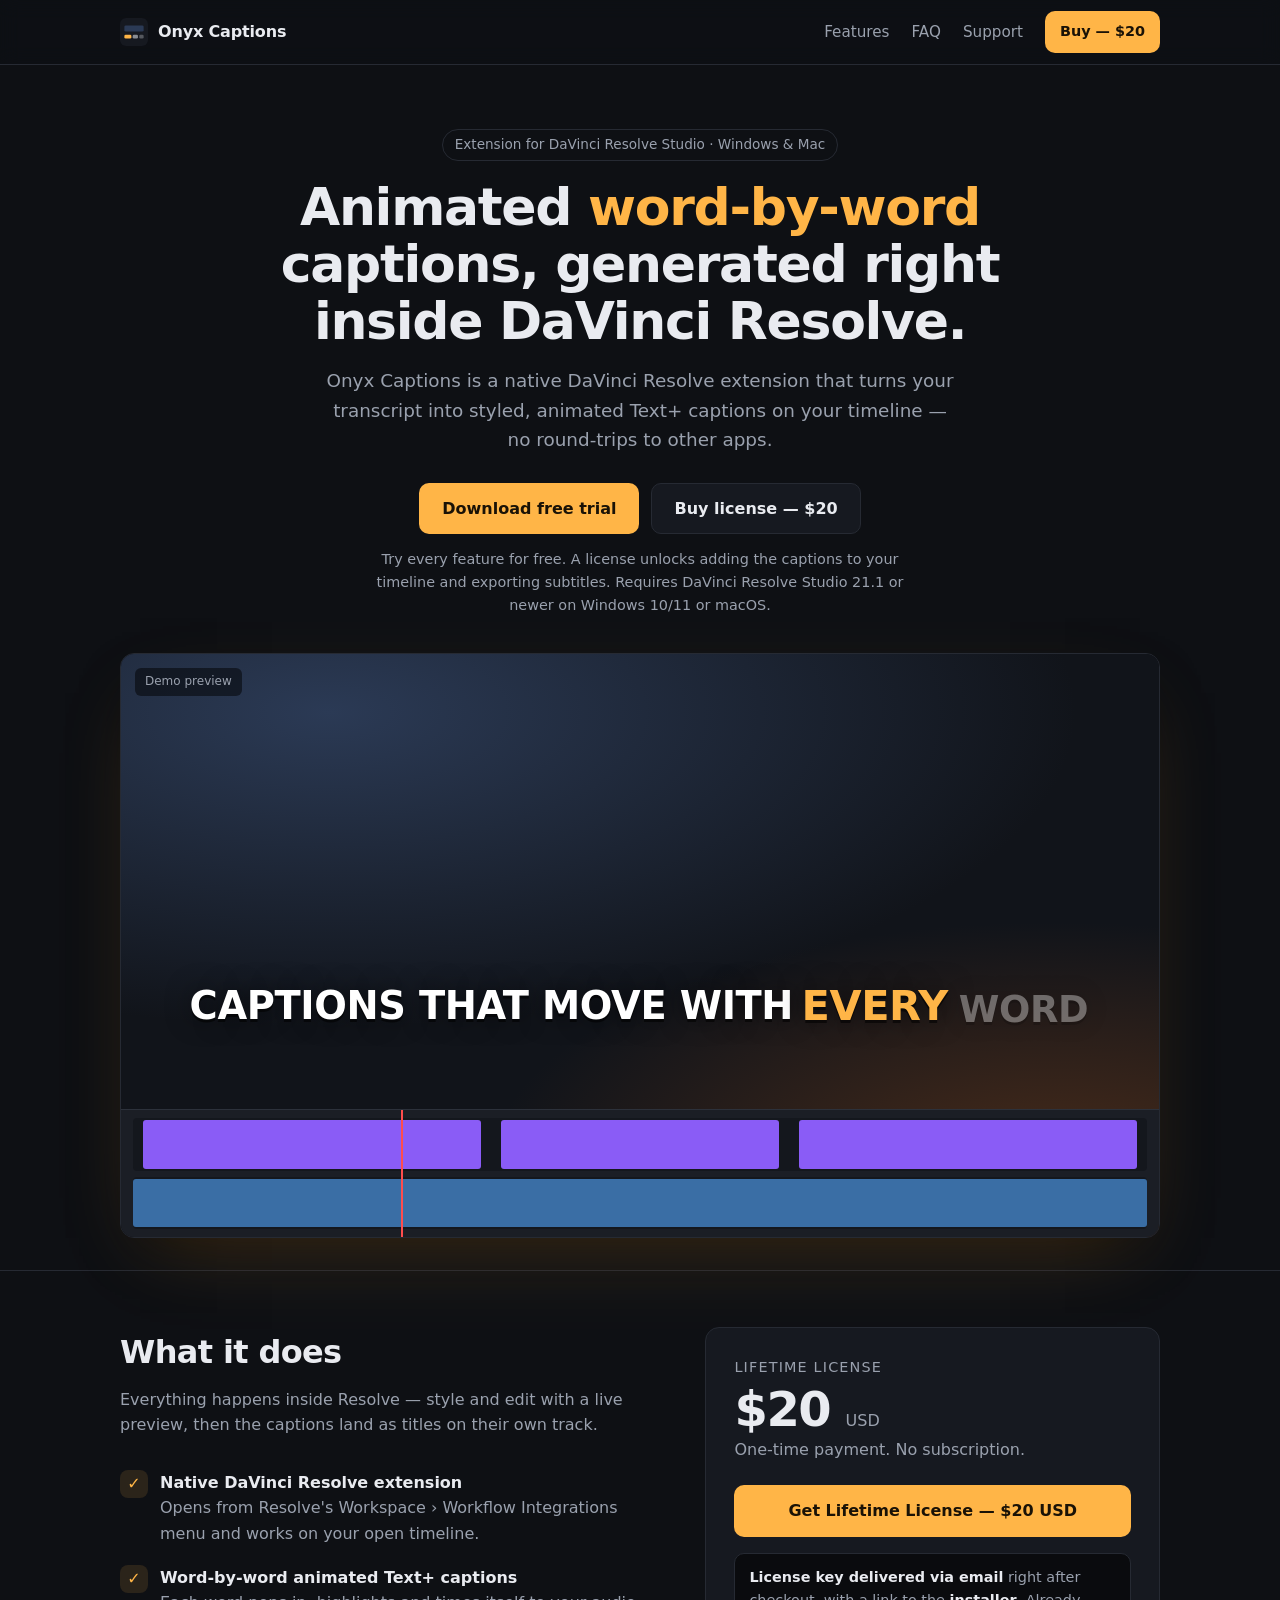
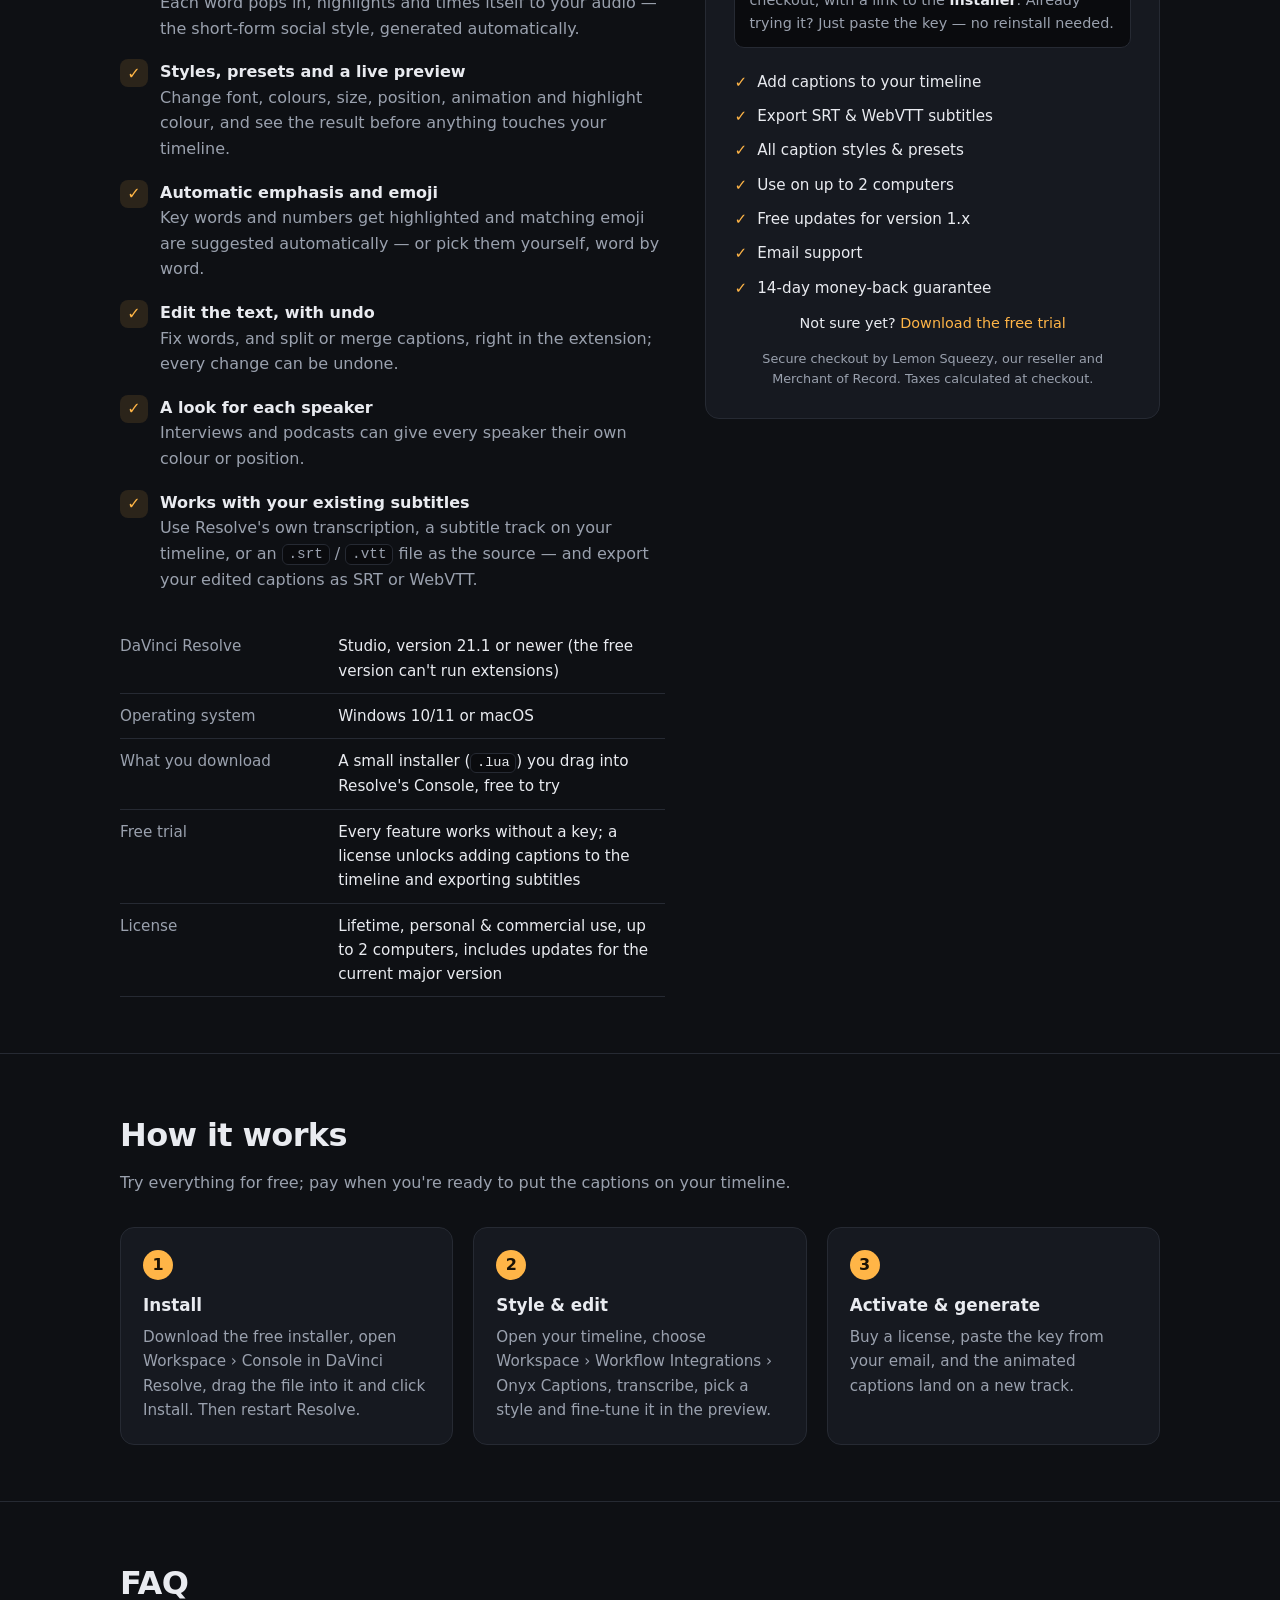
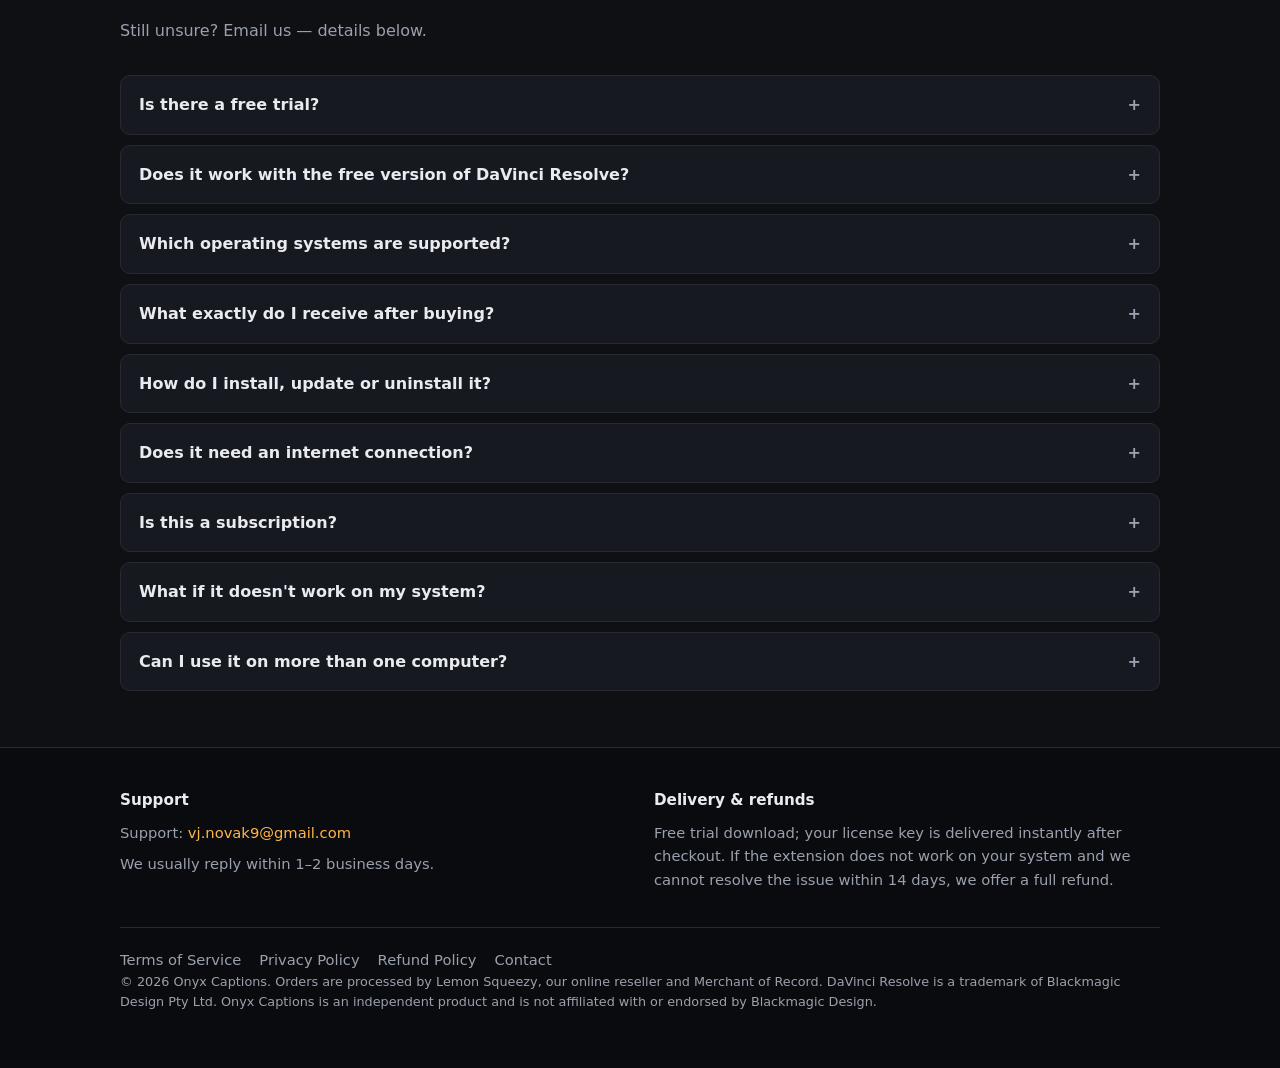
<file: index.html>
<!doctype html>
<!--
  ================================================================
  EDIT BEFORE LAUNCH — search this file for these values:
    • Price ................... "$20" / "20 USD"
    • Demo video .............. assets/demo.mp4
    • Free download ........... downloads/Install-Onyx-Captions.lua
    • Checkout link ........... lemonsqueezy.com/buy/
  The same name, email and seller details also appear in
  terms.html, privacy.html and refund.html.
  ================================================================
-->
<html lang="en">
<head>
  <meta charset="utf-8">
  <meta name="viewport" content="width=device-width, initial-scale=1">
  <title>Onyx Captions — Animated word-by-word captions for DaVinci Resolve</title>
  <meta name="description" content="A native DaVinci Resolve Studio extension that generates animated, word-by-word Text+ captions on your timeline. Free to try, one-time purchase.">
  <meta property="og:title" content="Onyx Captions — Animated word-by-word captions for DaVinci Resolve">
  <meta property="og:description" content="Generate animated, word-by-word Text+ captions directly inside DaVinci Resolve.">
  <meta property="og:type" content="website">
  <meta name="theme-color" content="#0e1014">
  <link rel="icon" href="assets/favicon.svg" type="image/svg+xml">
  <link rel="stylesheet" href="assets/style.css">
</head>
<body>

<header class="site-header">
  <div class="container">
    <a class="brand" href="./">
      <img src="assets/favicon.svg" alt="" width="28" height="28">
      Onyx Captions
    </a>
    <nav class="nav" aria-label="Main">
      <a href="#features">Features</a>
      <a href="#faq">FAQ</a>
      <a href="#support">Support</a>
      <a class="btn btn-primary btn-small" href="#pricing">Buy — $20</a>
    </nav>
  </div>
</header>

<main>

  <!-- 1. Product name + headline -->
  <section class="hero">
    <div class="container">
      <span class="eyebrow">Extension for DaVinci Resolve Studio · Windows & Mac</span>
      <h1>Animated <em>word-by-word</em> captions, generated right inside DaVinci Resolve.</h1>
      <p class="lede">
        Onyx Captions is a native DaVinci Resolve extension that turns your transcript into
        styled, animated Text+ captions on your timeline — no round-trips to other apps.
      </p>

      <!-- The free installer: upload it next to this page (see README) -->
      <div class="hero-cta">
        <a class="btn btn-primary" href="downloads/Install-Onyx-Captions.lua" download="Install Onyx Captions.lua">Download free trial</a>
        <a class="btn btn-secondary" href="#pricing">Buy license — $20</a>
      </div>
      <p class="hero-note">
        Try every feature for free. A license unlocks adding the captions to your timeline and exporting subtitles.
        Requires DaVinci Resolve Studio 21.1 or newer on Windows 10/11 or macOS.
      </p>

      <!-- 2. Demo video -->
      <div class="video-frame" id="demo">
        <!--
          Put your recording at assets/demo.mp4 (H.264 MP4 keeps it compatible
          everywhere). For a still frame before playback, save one as
          assets/poster.jpg and add poster="assets/poster.jpg" to <video>.
          Prefer YouTube/Vimeo? Replace the <video> element with e.g.:
          <iframe src="https://www.youtube-nocookie.com/embed/VIDEO_ID" title="Onyx Captions demo"
                  allow="accelerometer; encrypted-media; gyroscope; picture-in-picture" allowfullscreen></iframe>
        -->
        <video controls playsinline preload="metadata">
          <source src="assets/demo.mp4" type="video/mp4">
        </video>

        <!-- Shown automatically while assets/demo.mp4 is missing -->
        <div class="demo-placeholder" aria-hidden="true">
          <span class="demo-badge">Demo preview</span>
          <div class="demo-viewer">
            <div class="demo-caption" id="demo-caption"></div>
          </div>
          <div class="demo-timeline">
            <div class="demo-track text" id="demo-text-track"></div>
            <div class="demo-track video"><div class="demo-clip"></div></div>
            <div class="demo-playhead" id="demo-playhead"></div>
          </div>
        </div>
      </div>
    </div>
  </section>

  <!-- Summary bullets + 3. price & delivery -->
  <section id="features">
    <div class="container grid-2">
      <div>
        <h2>What it does</h2>
        <p class="section-sub">Everything happens inside Resolve — style and edit with a live preview, then the captions land as titles on their own track.</p>

        <ul class="features">
          <li>
            <span class="check" aria-hidden="true">✓</span>
            <div>
              <strong>Native DaVinci Resolve extension</strong>
              <span class="desc">Opens from Resolve's Workspace › Workflow Integrations menu and works on your open timeline.</span>
            </div>
          </li>
          <li>
            <span class="check" aria-hidden="true">✓</span>
            <div>
              <strong>Word-by-word animated Text+ captions</strong>
              <span class="desc">Each word pops in, highlights and times itself to your audio — the short-form social style, generated automatically.</span>
            </div>
          </li>
          <li>
            <span class="check" aria-hidden="true">✓</span>
            <div>
              <strong>Styles, presets and a live preview</strong>
              <span class="desc">Change font, colours, size, position, animation and highlight colour, and see the result before anything touches your timeline.</span>
            </div>
          </li>
          <li>
            <span class="check" aria-hidden="true">✓</span>
            <div>
              <strong>Automatic emphasis and emoji</strong>
              <span class="desc">Key words and numbers get highlighted and matching emoji are suggested automatically — or pick them yourself, word by word.</span>
            </div>
          </li>
          <li>
            <span class="check" aria-hidden="true">✓</span>
            <div>
              <strong>Edit the text, with undo</strong>
              <span class="desc">Fix words, and split or merge captions, right in the extension; every change can be undone.</span>
            </div>
          </li>
          <li>
            <span class="check" aria-hidden="true">✓</span>
            <div>
              <strong>A look for each speaker</strong>
              <span class="desc">Interviews and podcasts can give every speaker their own colour or position.</span>
            </div>
          </li>
          <li>
            <span class="check" aria-hidden="true">✓</span>
            <div>
              <strong>Works with your existing subtitles</strong>
              <span class="desc">Use Resolve's own transcription, a subtitle track on your timeline, or an <code>.srt</code> / <code>.vtt</code> file as the source — and export your edited captions as SRT or WebVTT.</span>
            </div>
          </li>
        </ul>

        <table class="compat" aria-label="Compatibility">
          <tr><th scope="row">DaVinci Resolve</th><td>Studio, version 21.1 or newer (the free version can't run extensions)</td></tr>
          <tr><th scope="row">Operating system</th><td>Windows 10/11 or macOS</td></tr>
          <tr><th scope="row">What you download</th><td>A small installer (<code>.lua</code>) you drag into Resolve's Console, free to try</td></tr>
          <tr><th scope="row">Free trial</th><td>Every feature works without a key; a license unlocks adding captions to the timeline and exporting subtitles</td></tr>
          <tr><th scope="row">License</th><td>Lifetime, personal &amp; commercial use, up to 2 computers, includes updates for the current major version</td></tr>
        </table>
      </div>

      <aside class="price-card" id="pricing" aria-labelledby="pricing-title">
        <p class="plan" id="pricing-title">Lifetime license</p>
        <p class="price">$20 <small>USD</small></p>
        <p class="one-time">One-time payment. No subscription.</p>

        <!--
          Paste your Lemon Squeezy checkout link below.
          The "lemonsqueezy-button" class opens checkout as an overlay
          (via lemon.js at the bottom of the page); without JS it opens normally.
        -->
        <a class="btn btn-primary btn-block lemonsqueezy-button"
           href="https://videoextensions.lemonsqueezy.com/checkout/buy/192034f4-7ddd-4d73-b586-7eecf7e4a03d">
          Get Lifetime License — $20 USD
        </a>

        <p class="delivery">
          <strong>License key delivered via email</strong> right after checkout, with a link to the
          <strong>installer</strong>. Already trying it? Just paste the key — no reinstall needed.
        </p>

        <ul>
          <li>Add captions to your timeline</li>
          <li>Export SRT &amp; WebVTT subtitles</li>
          <li>All caption styles &amp; presets</li>
          <li>Use on up to 2 computers</li>
          <li>Free updates for version 1.x</li>
          <li>Email support</li>
          <li>14-day money-back guarantee</li>
        </ul>

        <p class="trial-link">Not sure yet? <a href="downloads/Install-Onyx-Captions.lua" download="Install Onyx Captions.lua">Download the free trial</a></p>

        <p class="secure">Secure checkout by Lemon Squeezy, our reseller and Merchant of Record. Taxes calculated at checkout.</p>
      </aside>
    </div>
  </section>

  <section id="how">
    <div class="container">
      <h2>How it works</h2>
      <p class="section-sub">Try everything for free; pay when you're ready to put the captions on your timeline.</p>
      <div class="steps">
        <div class="step">
          <h3>Install</h3>
          <p>Download the free installer, open Workspace › Console in DaVinci Resolve, drag the file into it and click Install. Then restart Resolve.</p>
        </div>
        <div class="step">
          <h3>Style &amp; edit</h3>
          <p>Open your timeline, choose Workspace › Workflow Integrations › Onyx Captions, transcribe, pick a style and fine-tune it in the preview.</p>
        </div>
        <div class="step">
          <h3>Activate &amp; generate</h3>
          <p>Buy a license, paste the key from your email, and the animated captions land on a new track.</p>
        </div>
      </div>
    </div>
  </section>

  <section id="faq">
    <div class="container">
      <h2>FAQ</h2>
      <p class="section-sub">Still unsure? Email us — details below.</p>
      <div class="faq">
        <details>
          <summary>Is there a free trial?</summary>
          <p>Yes. <a href="downloads/Install-Onyx-Captions.lua" download="Install Onyx Captions.lua">Download the installer</a> and use every feature — transcribing, styles, editing and the live preview — for as long as you like. A license unlocks adding the captions to your timeline and exporting subtitles.</p>
        </details>
        <details>
          <summary>Does it work with the free version of DaVinci Resolve?</summary>
          <p>No. DaVinci Resolve only runs extensions like Onyx Captions in DaVinci Resolve Studio, version 21.1 or newer.</p>
        </details>
        <details>
          <summary>Which operating systems are supported?</summary>
          <p>Onyx Captions currently supports Windows 10/11 and Mac.</p>
        </details>
        <details>
          <summary>What exactly do I receive after buying?</summary>
          <p>A license key and a download link for the installer. Both arrive by email immediately after checkout and are also shown on the order confirmation page. If you've already installed the free trial, paste the key into Onyx Captions — no reinstall needed.</p>
        </details>
        <details>
          <summary>How do I install, update or uninstall it?</summary>
          <p>In DaVinci Resolve Studio, open <strong>Workspace › Console</strong> and drag <code>Install Onyx Captions.lua</code> into the Console window. Click <strong>Install</strong>, then restart Resolve and open <strong>Workspace › Workflow Integrations › Onyx Captions</strong>. To update, do the same with the newer file; to uninstall, drag it in again and click <strong>Uninstall</strong>. The installer runs inside Resolve, so there's nothing to run outside it and no admin rights are needed.</p>
        </details>
        <details>
          <summary>Does it need an internet connection?</summary>
          <p>Only to activate your key and to confirm it about once a day. Without internet it keeps working for 14 days after the last check. Your footage and transcripts never leave your computer.</p>
        </details>
        <details>
          <summary>Is this a subscription?</summary>
          <p>No. It's a one-time payment of $20 USD for a lifetime license.</p>
        </details>
        <details>
          <summary>What if it doesn't work on my system?</summary>
          <p>Email us and we'll help you get it running. If we can't resolve the issue within 14 days of purchase, you get a full refund. See the <a href="refund.html">refund policy</a>.</p>
        </details>
        <details>
          <summary>Can I use it on more than one computer?</summary>
          <p>Yes — one license covers you, the buyer, on up to two computers that you personally use. Moving to a new computer? Choose <strong>Deactivate this computer</strong> in the extension's license screen, then activate the key on the new one.</p>
        </details>
      </div>
    </div>
  </section>

</main>

<!-- 4. Support email + 5. fulfillment & refund policy -->
<footer class="site-footer" id="support">
  <div class="container">
    <div class="footer-grid">
      <div>
        <h4>Support</h4>
        <p>Support: <a href="mailto:vj.novak9@gmail.com">vj.novak9@gmail.com</a></p>
        <p>We usually reply within 1–2 business days.</p>
      </div>
      <div>
        <h4>Delivery &amp; refunds</h4>
        <p>Free trial download; your license key is delivered instantly after checkout. If the extension does not work on your system and we cannot resolve the issue within 14 days, we offer a full refund.</p>
      </div>
    </div>

    <nav class="footer-links" aria-label="Legal">
      <a href="terms.html">Terms of Service</a>
      <a href="privacy.html">Privacy Policy</a>
      <a href="refund.html">Refund Policy</a>
      <a href="mailto:vj.novak9@gmail.com">Contact</a>
    </nav>

    <p class="legal-note">
      © <span id="year">2026</span> Onyx Captions. Orders are processed by Lemon Squeezy, our online reseller and Merchant of Record.
      DaVinci Resolve is a trademark of Blackmagic Design Pty Ltd. Onyx Captions is an independent product and is not affiliated with or endorsed by Blackmagic Design.
    </p>
  </div>
</footer>

<script src="assets/main.js" defer></script>
<!-- Lemon Squeezy checkout overlay — https://docs.lemonsqueezy.com/help/lemonjs/what-is-lemonjs -->
<script src="https://app.lemonsqueezy.com/js/lemon.js" defer></script>
</body>
</html>
</file>
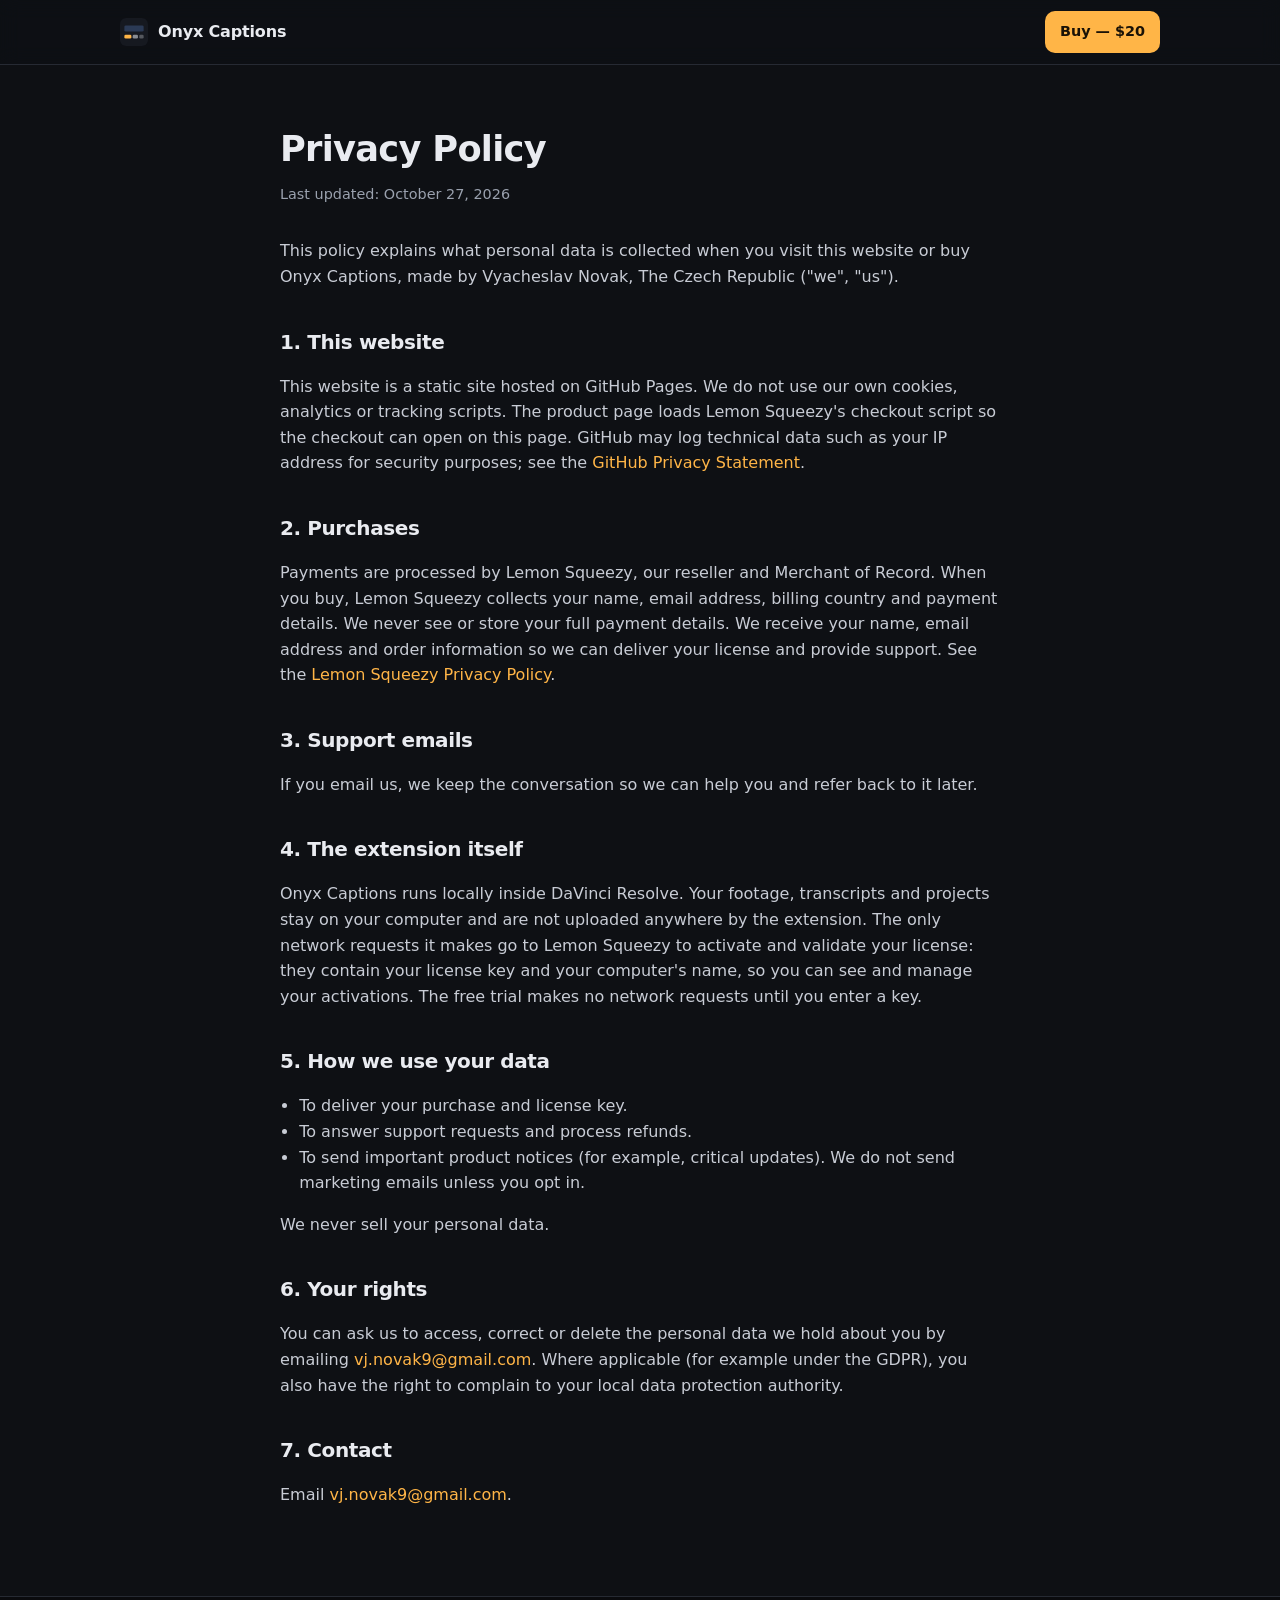
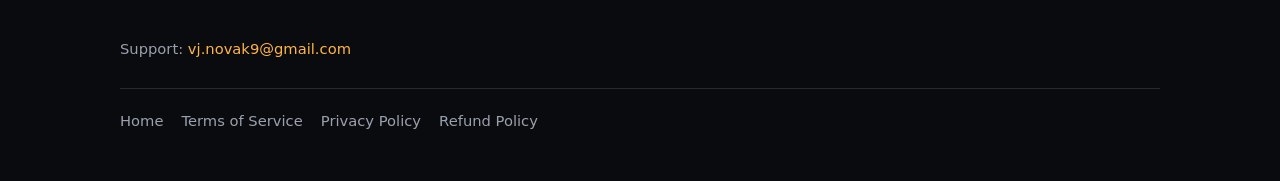
<file: privacy.html>
<!doctype html>
<html lang="en">
<head>
  <meta charset="utf-8">
  <meta name="viewport" content="width=device-width, initial-scale=1">
  <title>Privacy Policy — Onyx Captions</title>
  <meta name="theme-color" content="#0e1014">
  <link rel="icon" href="assets/favicon.svg" type="image/svg+xml">
  <link rel="stylesheet" href="assets/style.css">
</head>
<body>

<header class="site-header">
  <div class="container">
    <a class="brand" href="./"><img src="assets/favicon.svg" alt="" width="28" height="28">Onyx Captions</a>
    <nav class="nav" aria-label="Main"><a class="btn btn-primary btn-small" href="./#pricing">Buy — $20</a></nav>
  </div>
</header>

<main class="legal">
  <div class="container">
    <h1>Privacy Policy</h1>
    <p class="updated">Last updated: October 27, 2026</p>

    <p>This policy explains what personal data is collected when you visit this website or buy Onyx Captions, made by Vyacheslav Novak, The Czech Republic ("we", "us").</p>

    <h2>1. This website</h2>
    <p>This website is a static site hosted on GitHub Pages. We do not use our own cookies, analytics or tracking scripts. The product page loads Lemon Squeezy's checkout script so the checkout can open on this page. GitHub may log technical data such as your IP address for security purposes; see the <a href="https://docs.github.com/en/site-policy/privacy-policies/github-general-privacy-statement" rel="noopener">GitHub Privacy Statement</a>.</p>

    <h2>2. Purchases</h2>
    <p>Payments are processed by Lemon Squeezy, our reseller and Merchant of Record. When you buy, Lemon Squeezy collects your name, email address, billing country and payment details. We never see or store your full payment details. We receive your name, email address and order information so we can deliver your license and provide support. See the <a href="https://www.lemonsqueezy.com/privacy" rel="noopener">Lemon Squeezy Privacy Policy</a>.</p>

    <h2>3. Support emails</h2>
    <p>If you email us, we keep the conversation so we can help you and refer back to it later.</p>

    <h2>4. The extension itself</h2>
    <p>Onyx Captions runs locally inside DaVinci Resolve. Your footage, transcripts and projects stay on your computer and are not uploaded anywhere by the extension. The only network requests it makes go to Lemon Squeezy to activate and validate your license: they contain your license key and your computer's name, so you can see and manage your activations. The free trial makes no network requests until you enter a key.</p>

    <h2>5. How we use your data</h2>
    <ul>
      <li>To deliver your purchase and license key.</li>
      <li>To answer support requests and process refunds.</li>
      <li>To send important product notices (for example, critical updates). We do not send marketing emails unless you opt in.</li>
    </ul>
    <p>We never sell your personal data.</p>

    <h2>6. Your rights</h2>
    <p>You can ask us to access, correct or delete the personal data we hold about you by emailing <a href="mailto:vj.novak9@gmail.com">vj.novak9@gmail.com</a>. Where applicable (for example under the GDPR), you also have the right to complain to your local data protection authority.</p>

    <h2>7. Contact</h2>
    <p>Email <a href="mailto:vj.novak9@gmail.com">vj.novak9@gmail.com</a>.</p>
  </div>
</main>

<footer class="site-footer">
  <div class="container">
    <p>Support: <a href="mailto:vj.novak9@gmail.com">vj.novak9@gmail.com</a></p>
    <nav class="footer-links" aria-label="Legal">
      <a href="./">Home</a>
      <a href="terms.html">Terms of Service</a>
      <a href="privacy.html">Privacy Policy</a>
      <a href="refund.html">Refund Policy</a>
    </nav>
  </div>
</footer>

</body>
</html>
</file>
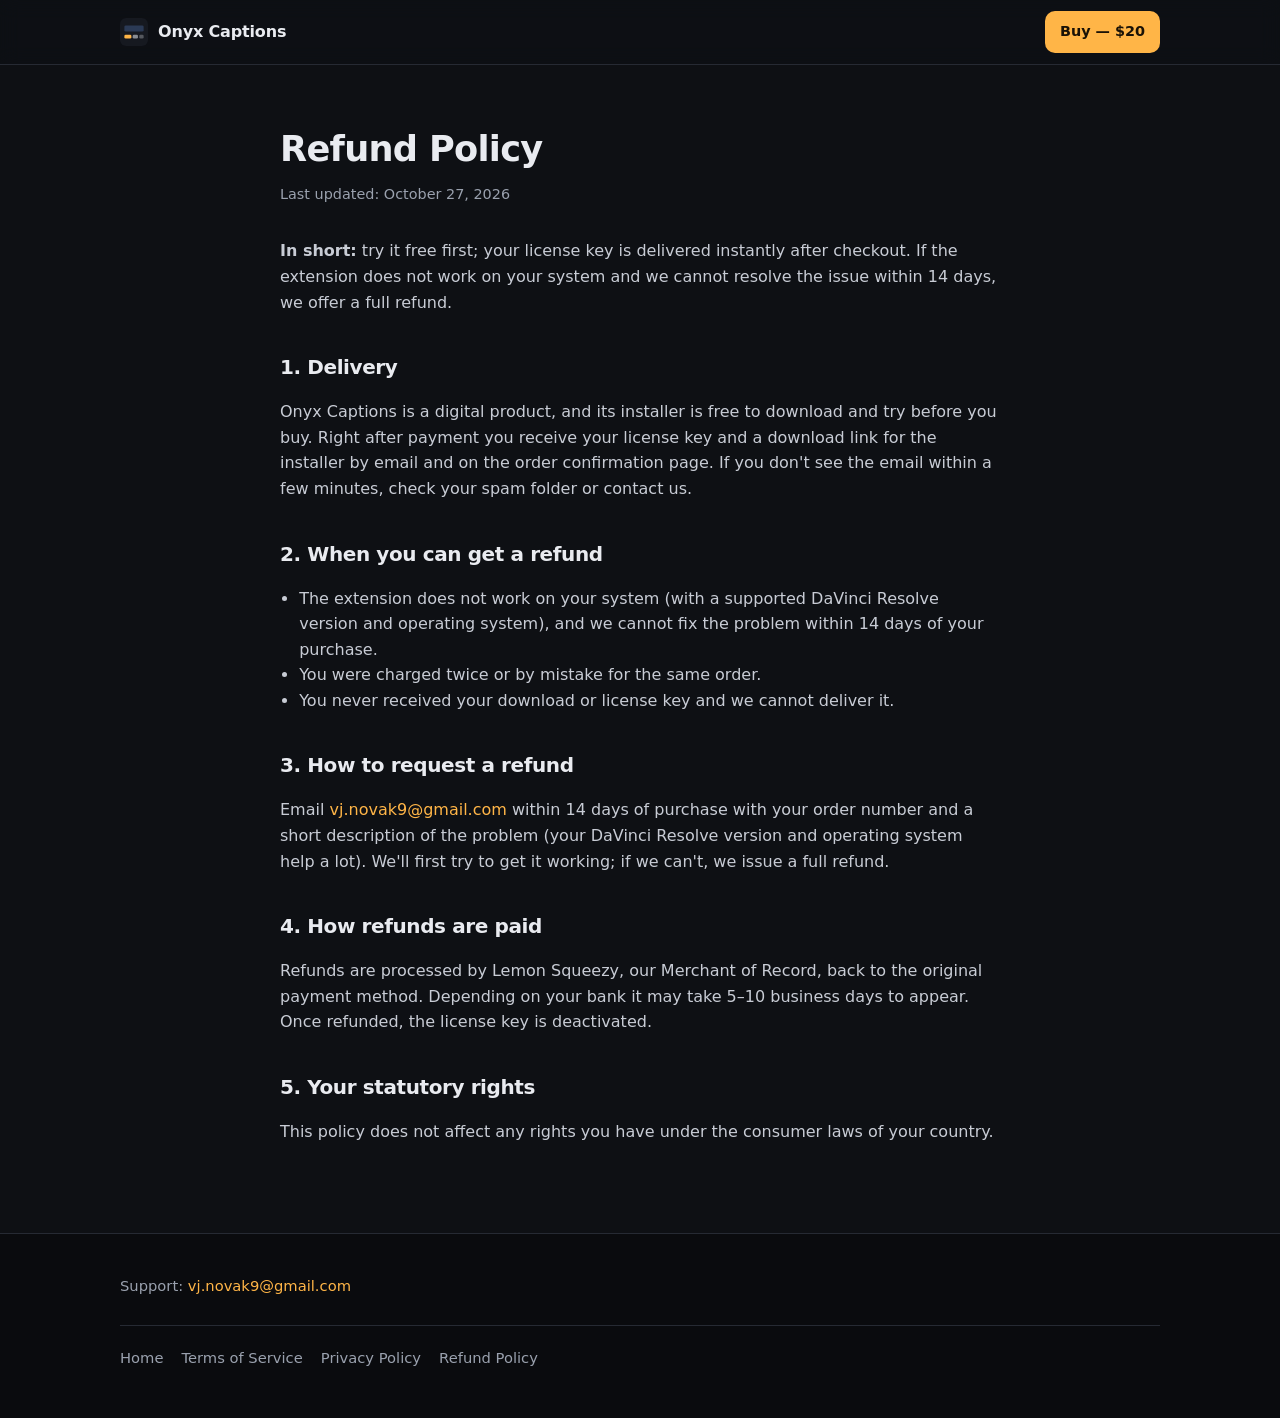
<file: refund.html>
<!doctype html>
<html lang="en">
<head>
  <meta charset="utf-8">
  <meta name="viewport" content="width=device-width, initial-scale=1">
  <title>Refund Policy — Onyx Captions</title>
  <meta name="theme-color" content="#0e1014">
  <link rel="icon" href="assets/favicon.svg" type="image/svg+xml">
  <link rel="stylesheet" href="assets/style.css">
</head>
<body>

<header class="site-header">
  <div class="container">
    <a class="brand" href="./"><img src="assets/favicon.svg" alt="" width="28" height="28">Onyx Captions</a>
    <nav class="nav" aria-label="Main"><a class="btn btn-primary btn-small" href="./#pricing">Buy — $20</a></nav>
  </div>
</header>

<main class="legal">
  <div class="container">
    <h1>Refund Policy</h1>
    <p class="updated">Last updated: October 27, 2026</p>

    <p><strong>In short:</strong> try it free first; your license key is delivered instantly after checkout. If the extension does not work on your system and we cannot resolve the issue within 14 days, we offer a full refund.</p>

    <h2>1. Delivery</h2>
    <p>Onyx Captions is a digital product, and its installer is free to download and try before you buy. Right after payment you receive your license key and a download link for the installer by email and on the order confirmation page. If you don't see the email within a few minutes, check your spam folder or contact us.</p>

    <h2>2. When you can get a refund</h2>
    <ul>
      <li>The extension does not work on your system (with a supported DaVinci Resolve version and operating system), and we cannot fix the problem within 14 days of your purchase.</li>
      <li>You were charged twice or by mistake for the same order.</li>
      <li>You never received your download or license key and we cannot deliver it.</li>
    </ul>

    <h2>3. How to request a refund</h2>
    <p>Email <a href="mailto:vj.novak9@gmail.com">vj.novak9@gmail.com</a> within 14 days of purchase with your order number and a short description of the problem (your DaVinci Resolve version and operating system help a lot). We'll first try to get it working; if we can't, we issue a full refund.</p>

    <h2>4. How refunds are paid</h2>
    <p>Refunds are processed by Lemon Squeezy, our Merchant of Record, back to the original payment method. Depending on your bank it may take 5–10 business days to appear. Once refunded, the license key is deactivated.</p>

    <h2>5. Your statutory rights</h2>
    <p>This policy does not affect any rights you have under the consumer laws of your country.</p>
  </div>
</main>

<footer class="site-footer">
  <div class="container">
    <p>Support: <a href="mailto:vj.novak9@gmail.com">vj.novak9@gmail.com</a></p>
    <nav class="footer-links" aria-label="Legal">
      <a href="./">Home</a>
      <a href="terms.html">Terms of Service</a>
      <a href="privacy.html">Privacy Policy</a>
      <a href="refund.html">Refund Policy</a>
    </nav>
  </div>
</footer>

</body>
</html>
</file>
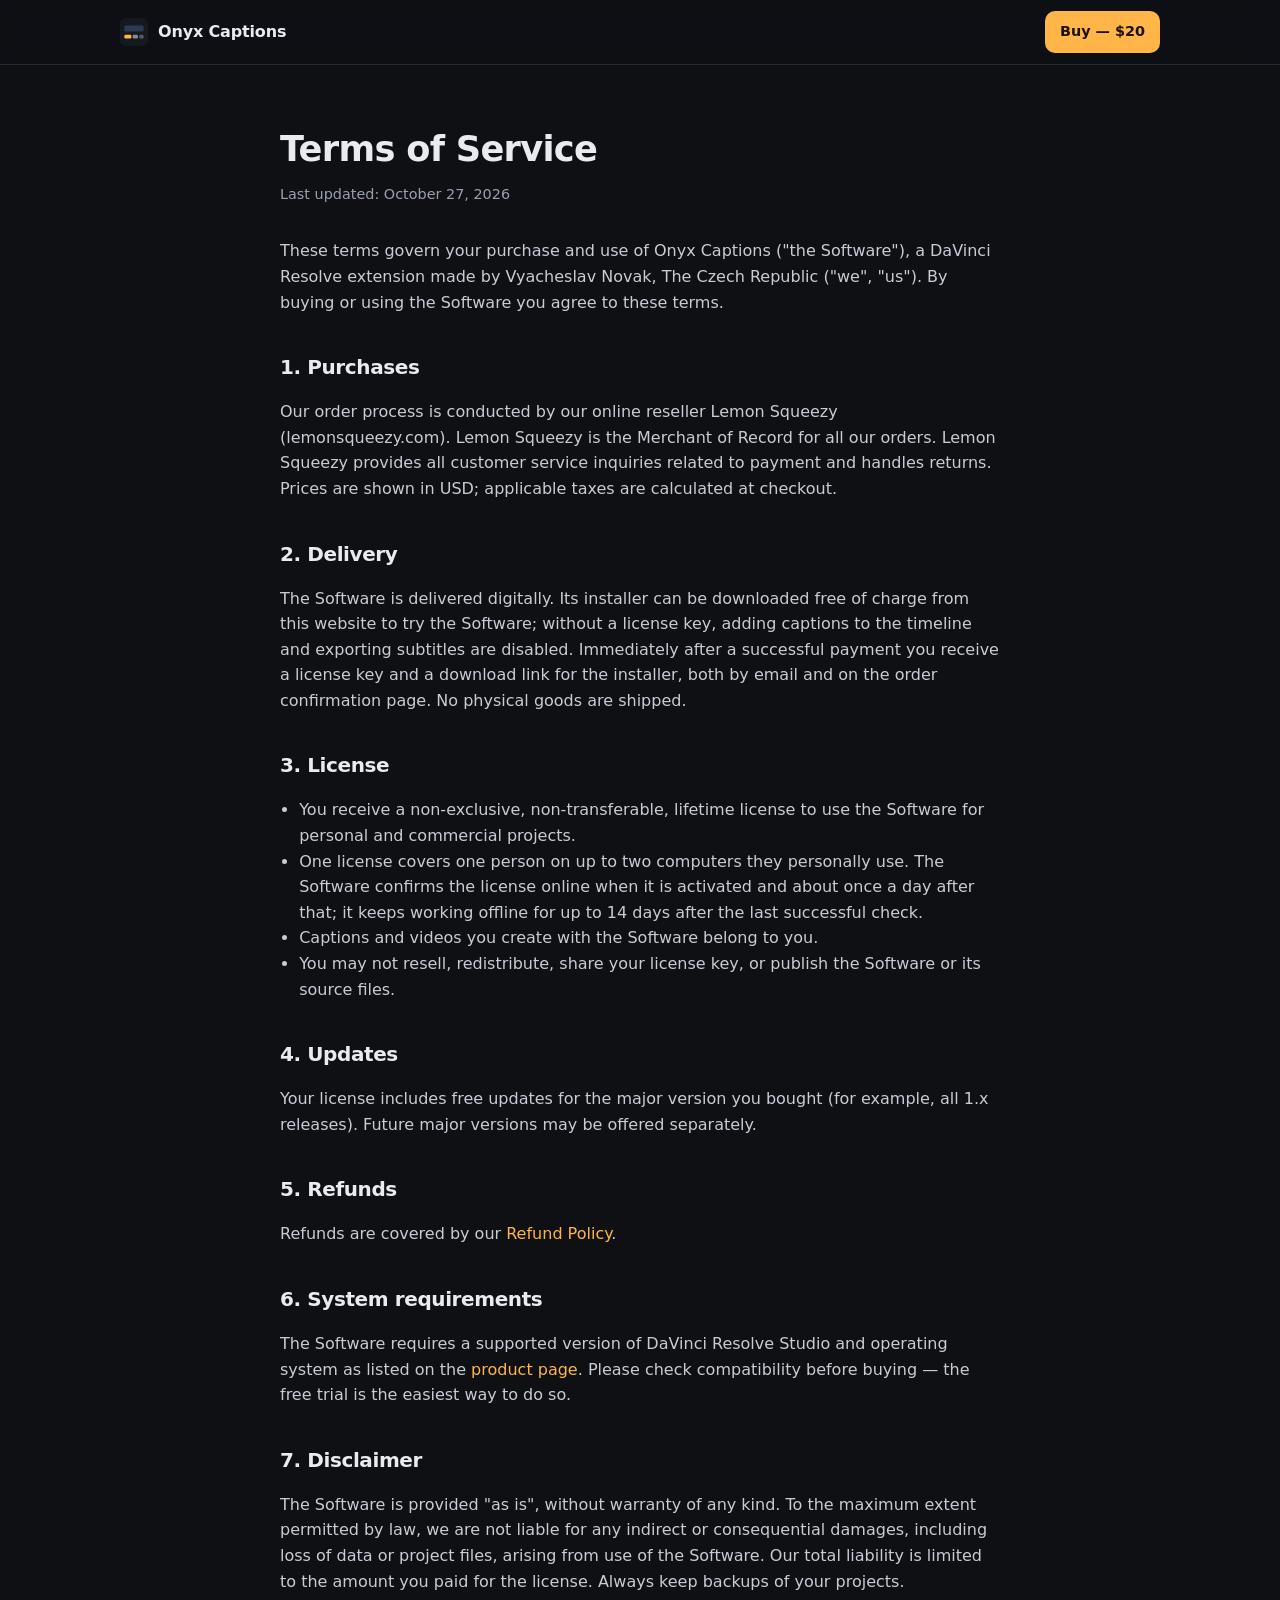
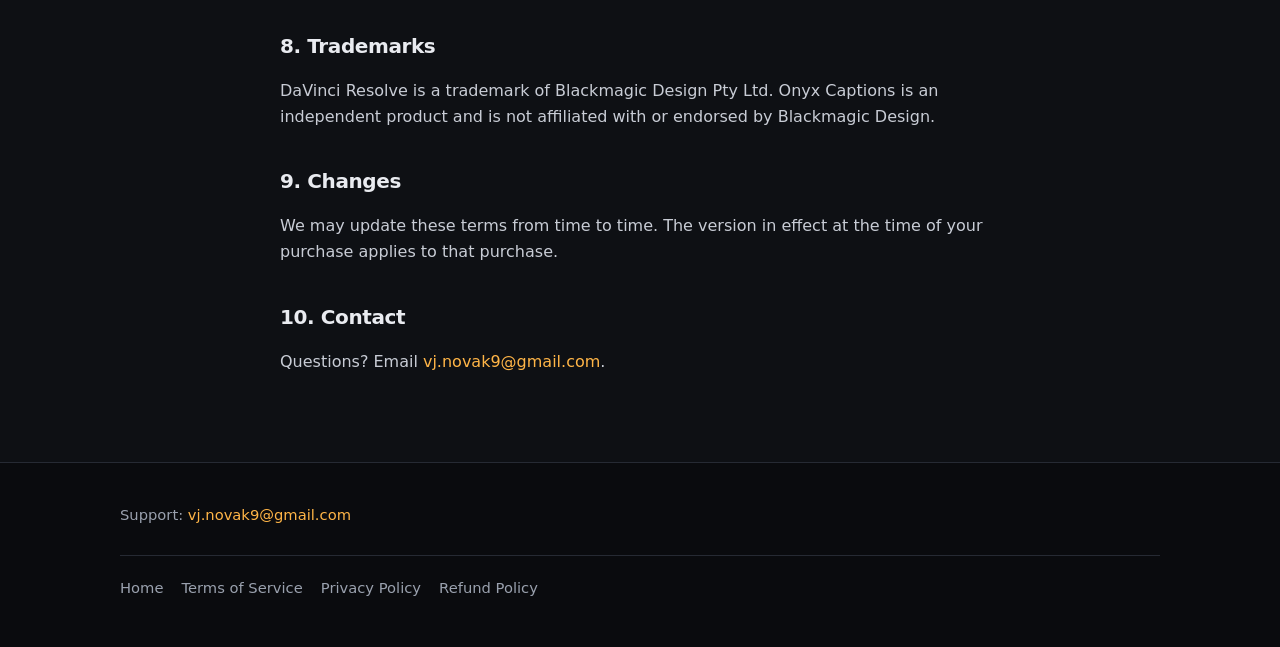
<file: terms.html>
<!doctype html>
<html lang="en">
<head>
  <meta charset="utf-8">
  <meta name="viewport" content="width=device-width, initial-scale=1">
  <title>Terms of Service — Onyx Captions</title>
  <meta name="theme-color" content="#0e1014">
  <link rel="icon" href="assets/favicon.svg" type="image/svg+xml">
  <link rel="stylesheet" href="assets/style.css">
</head>
<body>

<header class="site-header">
  <div class="container">
    <a class="brand" href="./"><img src="assets/favicon.svg" alt="" width="28" height="28">Onyx Captions</a>
    <nav class="nav" aria-label="Main"><a class="btn btn-primary btn-small" href="./#pricing">Buy — $20</a></nav>
  </div>
</header>

<main class="legal">
  <div class="container">
    <h1>Terms of Service</h1>
    <p class="updated">Last updated: October 27, 2026</p>

    <p>These terms govern your purchase and use of Onyx Captions ("the Software"), a DaVinci Resolve extension made by Vyacheslav Novak, The Czech Republic ("we", "us"). By buying or using the Software you agree to these terms.</p>

    <h2>1. Purchases</h2>
    <p>Our order process is conducted by our online reseller Lemon Squeezy (lemonsqueezy.com). Lemon Squeezy is the Merchant of Record for all our orders. Lemon Squeezy provides all customer service inquiries related to payment and handles returns. Prices are shown in USD; applicable taxes are calculated at checkout.</p>

    <h2>2. Delivery</h2>
    <p>The Software is delivered digitally. Its installer can be downloaded free of charge from this website to try the Software; without a license key, adding captions to the timeline and exporting subtitles are disabled. Immediately after a successful payment you receive a license key and a download link for the installer, both by email and on the order confirmation page. No physical goods are shipped.</p>

    <h2>3. License</h2>
    <ul>
      <li>You receive a non-exclusive, non-transferable, lifetime license to use the Software for personal and commercial projects.</li>
      <li>One license covers one person on up to two computers they personally use. The Software confirms the license online when it is activated and about once a day after that; it keeps working offline for up to 14 days after the last successful check.</li>
      <li>Captions and videos you create with the Software belong to you.</li>
      <li>You may not resell, redistribute, share your license key, or publish the Software or its source files.</li>
    </ul>

    <h2>4. Updates</h2>
    <p>Your license includes free updates for the major version you bought (for example, all 1.x releases). Future major versions may be offered separately.</p>

    <h2>5. Refunds</h2>
    <p>Refunds are covered by our <a href="refund.html">Refund Policy</a>.</p>

    <h2>6. System requirements</h2>
    <p>The Software requires a supported version of DaVinci Resolve Studio and operating system as listed on the <a href="./#features">product page</a>. Please check compatibility before buying — the free trial is the easiest way to do so.</p>

    <h2>7. Disclaimer</h2>
    <p>The Software is provided "as is", without warranty of any kind. To the maximum extent permitted by law, we are not liable for any indirect or consequential damages, including loss of data or project files, arising from use of the Software. Our total liability is limited to the amount you paid for the license. Always keep backups of your projects.</p>

    <h2>8. Trademarks</h2>
    <p>DaVinci Resolve is a trademark of Blackmagic Design Pty Ltd. Onyx Captions is an independent product and is not affiliated with or endorsed by Blackmagic Design.</p>

    <h2>9. Changes</h2>
    <p>We may update these terms from time to time. The version in effect at the time of your purchase applies to that purchase.</p>

    <h2>10. Contact</h2>
    <p>Questions? Email <a href="mailto:vj.novak9@gmail.com">vj.novak9@gmail.com</a>.</p>
  </div>
</main>

<footer class="site-footer">
  <div class="container">
    <p>Support: <a href="mailto:vj.novak9@gmail.com">vj.novak9@gmail.com</a></p>
    <nav class="footer-links" aria-label="Legal">
      <a href="./">Home</a>
      <a href="terms.html">Terms of Service</a>
      <a href="privacy.html">Privacy Policy</a>
      <a href="refund.html">Refund Policy</a>
    </nav>
  </div>
</footer>

</body>
</html>
</file>
<file: assets/style.css>
/* ------------------------------------------------------------------
   Design tokens
------------------------------------------------------------------- */
:root {
  --bg: #0e1014;
  --bg-raised: #161920;
  --bg-sunken: #0a0b0e;
  --border: #262a33;
  --text: #e9ebf0;
  --text-muted: #9aa1ae;
  --accent: #ffb547;
  --accent-strong: #ff9a1f;
  --accent-ink: #1a1206;
  --radius: 14px;
  --maxw: 1080px;
  --font: ui-sans-serif, system-ui, -apple-system, "Segoe UI", Roboto, "Helvetica Neue", Arial, sans-serif;
  --mono: ui-monospace, SFMono-Regular, Menlo, Consolas, monospace;
}

*,
*::before,
*::after { box-sizing: border-box; }

html { scroll-behavior: smooth; scroll-padding-top: 80px; }

body {
  margin: 0;
  background: var(--bg);
  color: var(--text);
  font-family: var(--font);
  font-size: 16px;
  line-height: 1.6;
  -webkit-font-smoothing: antialiased;
}

a { color: var(--accent); text-decoration: none; }
a:hover { text-decoration: underline; }

code {
  font-family: var(--mono);
  font-size: 0.9em;
  background: var(--bg-sunken);
  border: 1px solid var(--border);
  border-radius: 6px;
  padding: 0.1em 0.4em;
}

.container {
  width: 100%;
  max-width: var(--maxw);
  margin: 0 auto;
  padding: 0 20px;
}

/* ------------------------------------------------------------------
   Header
------------------------------------------------------------------- */
.site-header {
  position: sticky;
  top: 0;
  z-index: 10;
  background: rgba(14, 16, 20, 0.85);
  backdrop-filter: blur(10px);
  border-bottom: 1px solid var(--border);
}

.site-header .container {
  display: flex;
  align-items: center;
  justify-content: space-between;
  height: 64px;
}

.brand {
  display: flex;
  align-items: center;
  gap: 10px;
  color: var(--text);
  font-weight: 700;
  letter-spacing: -0.01em;
}
.brand:hover { text-decoration: none; }
.brand img { width: 28px; height: 28px; }

.nav { display: flex; align-items: center; gap: 22px; }
.nav a:not(.btn) { color: var(--text-muted); font-size: 0.95rem; }
.nav a:not(.btn):hover { color: var(--text); text-decoration: none; }

/* ------------------------------------------------------------------
   Buttons
------------------------------------------------------------------- */
.btn {
  display: inline-flex;
  align-items: center;
  justify-content: center;
  gap: 8px;
  padding: 12px 22px;
  border-radius: 10px;
  border: 1px solid transparent;
  font-weight: 650;
  font-size: 1rem;
  cursor: pointer;
  transition: transform 0.12s ease, background 0.12s ease;
}
.btn:hover { text-decoration: none; transform: translateY(-1px); }

.btn-primary {
  background: var(--accent);
  color: var(--accent-ink);
}
.btn-primary:hover { background: var(--accent-strong); }

.btn-secondary {
  background: var(--bg-raised);
  border-color: var(--border);
  color: var(--text);
}
.btn-secondary:hover { border-color: var(--text-muted); }

.btn-small { padding: 8px 14px; font-size: 0.9rem; }
.btn-block { width: 100%; }

/* ------------------------------------------------------------------
   Hero
------------------------------------------------------------------- */
.hero { padding: 64px 0 32px; text-align: center; }

.eyebrow {
  display: inline-block;
  margin-bottom: 18px;
  padding: 4px 12px;
  border: 1px solid var(--border);
  border-radius: 999px;
  color: var(--text-muted);
  font-size: 0.85rem;
}

.hero h1 {
  margin: 0 auto 16px;
  max-width: 820px;
  font-size: clamp(2rem, 5vw, 3.25rem);
  line-height: 1.1;
  letter-spacing: -0.025em;
}
.hero h1 em { font-style: normal; color: var(--accent); }

.lede {
  margin: 0 auto 28px;
  max-width: 640px;
  color: var(--text-muted);
  font-size: 1.15rem;
}

.hero-cta {
  display: flex;
  flex-wrap: wrap;
  justify-content: center;
  gap: 12px;
}

.hero-note {
  margin: 14px auto 36px;
  max-width: 560px;
  color: var(--text-muted);
  font-size: 0.9rem;
}

.trial-link { margin: 12px 0 0; font-size: 0.9rem; text-align: center; }

/* ------------------------------------------------------------------
   Demo video
------------------------------------------------------------------- */
.video-frame {
  position: relative;
  aspect-ratio: 16 / 9;
  width: 100%;
  border-radius: var(--radius);
  border: 1px solid var(--border);
  background: var(--bg-sunken);
  overflow: hidden;
  box-shadow: 0 30px 80px -30px rgba(255, 170, 60, 0.25), 0 20px 50px -20px rgba(0, 0, 0, 0.8);
}

.video-frame video,
.video-frame iframe {
  position: absolute;
  inset: 0;
  width: 100%;
  height: 100%;
  border: 0;
  background: #000;
}

/* Animated placeholder, shown until a real demo video is added */
.demo-placeholder {
  position: absolute;
  inset: 0;
  display: none;
  flex-direction: column;
  background:
    radial-gradient(120% 90% at 20% 10%, #2b3a55 0%, transparent 60%),
    radial-gradient(100% 80% at 90% 90%, #4a2c1a 0%, transparent 55%),
    #11141a;
}
.video-frame.no-video .demo-placeholder { display: flex; }
.video-frame.no-video video { display: none; }

.demo-viewer {
  flex: 1;
  display: flex;
  align-items: flex-end;
  justify-content: center;
  padding: 0 6% 7%;
}

.demo-caption {
  display: flex;
  flex-wrap: wrap;
  justify-content: center;
  gap: 0 0.35em;
  min-height: 1.3em;
  font-size: clamp(1.1rem, 3.6vw, 2.4rem);
  font-weight: 800;
  letter-spacing: -0.01em;
  text-transform: uppercase;
  text-shadow: 0 3px 0 rgba(0, 0, 0, 0.55), 0 0 24px rgba(0, 0, 0, 0.6);
}
.demo-caption span {
  color: #fff;
  opacity: 0.35;
  transform: translateY(4px) scale(0.96);
  transition: opacity 0.15s ease, transform 0.15s ease, color 0.15s ease;
}
.demo-caption span.shown { opacity: 1; transform: none; }
.demo-caption span.active { color: var(--accent); transform: scale(1.08); }

.demo-timeline {
  height: 22%;
  min-height: 56px;
  padding: 8px 12px;
  background: #1b1e25;
  border-top: 1px solid #2c313b;
  display: grid;
  grid-template-rows: 1fr 1fr;
  gap: 6px;
  position: relative;
}
.demo-track { position: relative; border-radius: 4px; background: #14171d; }
.demo-clip {
  position: absolute;
  top: 2px;
  bottom: 2px;
  border-radius: 3px;
}
.demo-track.text .demo-clip { background: #8a5cf6; }
.demo-track.video .demo-clip { background: #3a6ea5; left: 0; right: 0; }
.demo-playhead {
  position: absolute;
  top: 0;
  bottom: 0;
  left: 12px;
  width: 2px;
  background: #ff4d4d;
}

.demo-badge {
  position: absolute;
  top: 14px;
  left: 14px;
  padding: 4px 10px;
  border-radius: 6px;
  background: rgba(0, 0, 0, 0.5);
  color: var(--text-muted);
  font-size: 0.75rem;
}

/* ------------------------------------------------------------------
   Sections
------------------------------------------------------------------- */
section { padding: 56px 0; }
section + section { border-top: 1px solid var(--border); }

h2 {
  margin: 0 0 8px;
  font-size: clamp(1.5rem, 3vw, 2rem);
  letter-spacing: -0.02em;
}
.section-sub { margin: 0 0 32px; color: var(--text-muted); }

.grid-2 {
  display: grid;
  grid-template-columns: 1.2fr 1fr;
  gap: 40px;
  align-items: start;
}

/* Feature bullets */
.features { list-style: none; margin: 0; padding: 0; display: grid; gap: 18px; }
.features li { display: grid; grid-template-columns: 28px 1fr; gap: 12px; }
.features .check {
  width: 28px;
  height: 28px;
  border-radius: 8px;
  display: grid;
  place-items: center;
  background: rgba(255, 181, 71, 0.12);
  color: var(--accent);
  font-weight: 800;
}
.features strong { display: block; }
.features span.desc { color: var(--text-muted); }

/* Compatibility table */
.compat {
  width: 100%;
  margin-top: 32px;
  border-collapse: collapse;
  font-size: 0.95rem;
}
.compat th,
.compat td {
  padding: 10px 0;
  border-bottom: 1px solid var(--border);
  text-align: left;
  vertical-align: top;
}
.compat th { width: 40%; color: var(--text-muted); font-weight: 500; }

/* Pricing card */
.price-card {
  position: sticky;
  top: 88px;
  padding: 28px;
  border-radius: var(--radius);
  border: 1px solid var(--border);
  background: var(--bg-raised);
}
.price-card .plan { margin: 0; color: var(--text-muted); font-size: 0.9rem; text-transform: uppercase; letter-spacing: 0.08em; }
.price-card .price { margin: 6px 0 4px; font-size: 3rem; font-weight: 800; letter-spacing: -0.03em; line-height: 1; }
.price-card .price small { font-size: 1rem; color: var(--text-muted); font-weight: 500; letter-spacing: 0; }
.price-card .one-time { margin: 0 0 22px; color: var(--text-muted); }
.price-card ul { margin: 22px 0 0; padding: 0; list-style: none; display: grid; gap: 10px; font-size: 0.95rem; }
.price-card li::before { content: "✓"; color: var(--accent); margin-right: 10px; font-weight: 800; }
.delivery {
  margin: 16px 0 0;
  padding: 12px 14px;
  border-radius: 10px;
  background: var(--bg-sunken);
  border: 1px solid var(--border);
  font-size: 0.9rem;
  color: var(--text-muted);
}
.delivery strong { color: var(--text); }
.secure { margin: 14px 0 0; font-size: 0.8rem; color: var(--text-muted); text-align: center; }

/* Steps */
.steps { display: grid; grid-template-columns: repeat(3, 1fr); gap: 20px; counter-reset: step; }
.step {
  padding: 22px;
  border-radius: var(--radius);
  border: 1px solid var(--border);
  background: var(--bg-raised);
}
.step::before {
  counter-increment: step;
  content: counter(step);
  display: inline-grid;
  place-items: center;
  width: 30px;
  height: 30px;
  margin-bottom: 12px;
  border-radius: 50%;
  background: var(--accent);
  color: var(--accent-ink);
  font-weight: 800;
}
.step h3 { margin: 0 0 6px; font-size: 1.05rem; }
.step p { margin: 0; color: var(--text-muted); font-size: 0.95rem; }

/* FAQ */
.faq { display: grid; gap: 10px; }
.faq details {
  border: 1px solid var(--border);
  border-radius: 10px;
  background: var(--bg-raised);
  padding: 0 18px;
}
.faq summary {
  cursor: pointer;
  padding: 16px 0;
  font-weight: 600;
  list-style: none;
}
.faq summary::-webkit-details-marker { display: none; }
.faq summary::after { content: "+"; float: right; color: var(--text-muted); }
.faq details[open] summary::after { content: "–"; }
.faq details p { margin: 0 0 16px; color: var(--text-muted); }

/* ------------------------------------------------------------------
   Footer
------------------------------------------------------------------- */
.site-footer {
  padding: 40px 0 48px;
  border-top: 1px solid var(--border);
  background: var(--bg-sunken);
  font-size: 0.92rem;
  color: var(--text-muted);
}
.footer-grid {
  display: grid;
  grid-template-columns: 1fr 1fr;
  gap: 28px;
}
.site-footer h4 { margin: 0 0 8px; color: var(--text); font-size: 0.95rem; }
.site-footer p { margin: 0 0 8px; }
.footer-links { display: flex; flex-wrap: wrap; gap: 18px; margin-top: 28px; padding-top: 20px; border-top: 1px solid var(--border); }
.footer-links a { color: var(--text-muted); }
.footer-links a:hover { color: var(--text); }
.legal-note { margin-top: 14px; font-size: 0.8rem; }

/* ------------------------------------------------------------------
   Legal pages
------------------------------------------------------------------- */
.legal { padding: 56px 0 72px; }
.legal .container { max-width: 760px; }
.legal h1 { margin: 0 0 6px; font-size: 2.2rem; letter-spacing: -0.02em; }
.legal .updated { margin: 0 0 32px; color: var(--text-muted); font-size: 0.9rem; }
.legal h2 { margin: 36px 0 10px; font-size: 1.25rem; }
.legal p,
.legal li { color: #c8ccd5; }
.legal ul { padding-left: 1.2em; }

/* ------------------------------------------------------------------
   Responsive
------------------------------------------------------------------- */
@media (max-width: 860px) {
  .grid-2 { grid-template-columns: 1fr; }
  .price-card { position: static; }
  .steps { grid-template-columns: 1fr; }
}

@media (max-width: 600px) {
  .nav a:not(.btn) { display: none; }
  .hero { padding-top: 40px; }
  .footer-grid { grid-template-columns: 1fr; }
}

@media (prefers-reduced-motion: reduce) {
  html { scroll-behavior: auto; }
  .demo-caption span { transition: none; }
}
</file>
